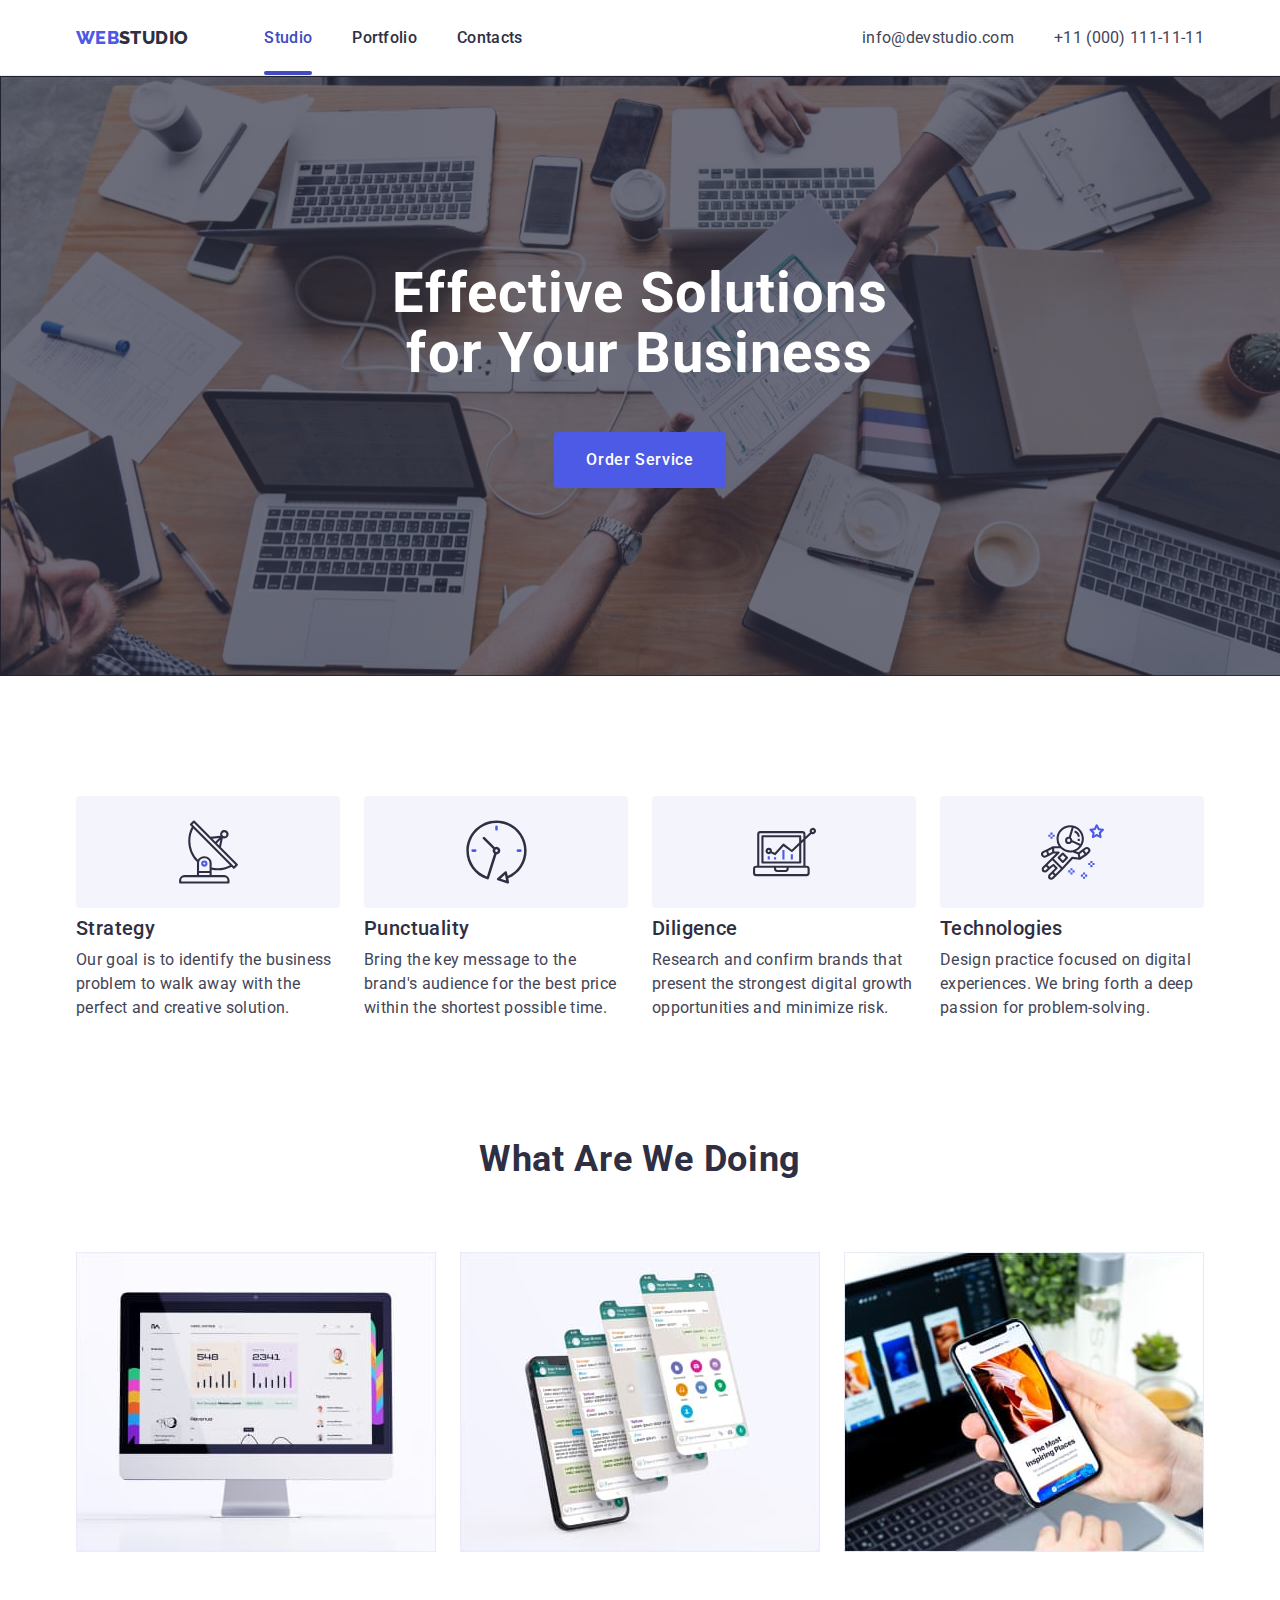
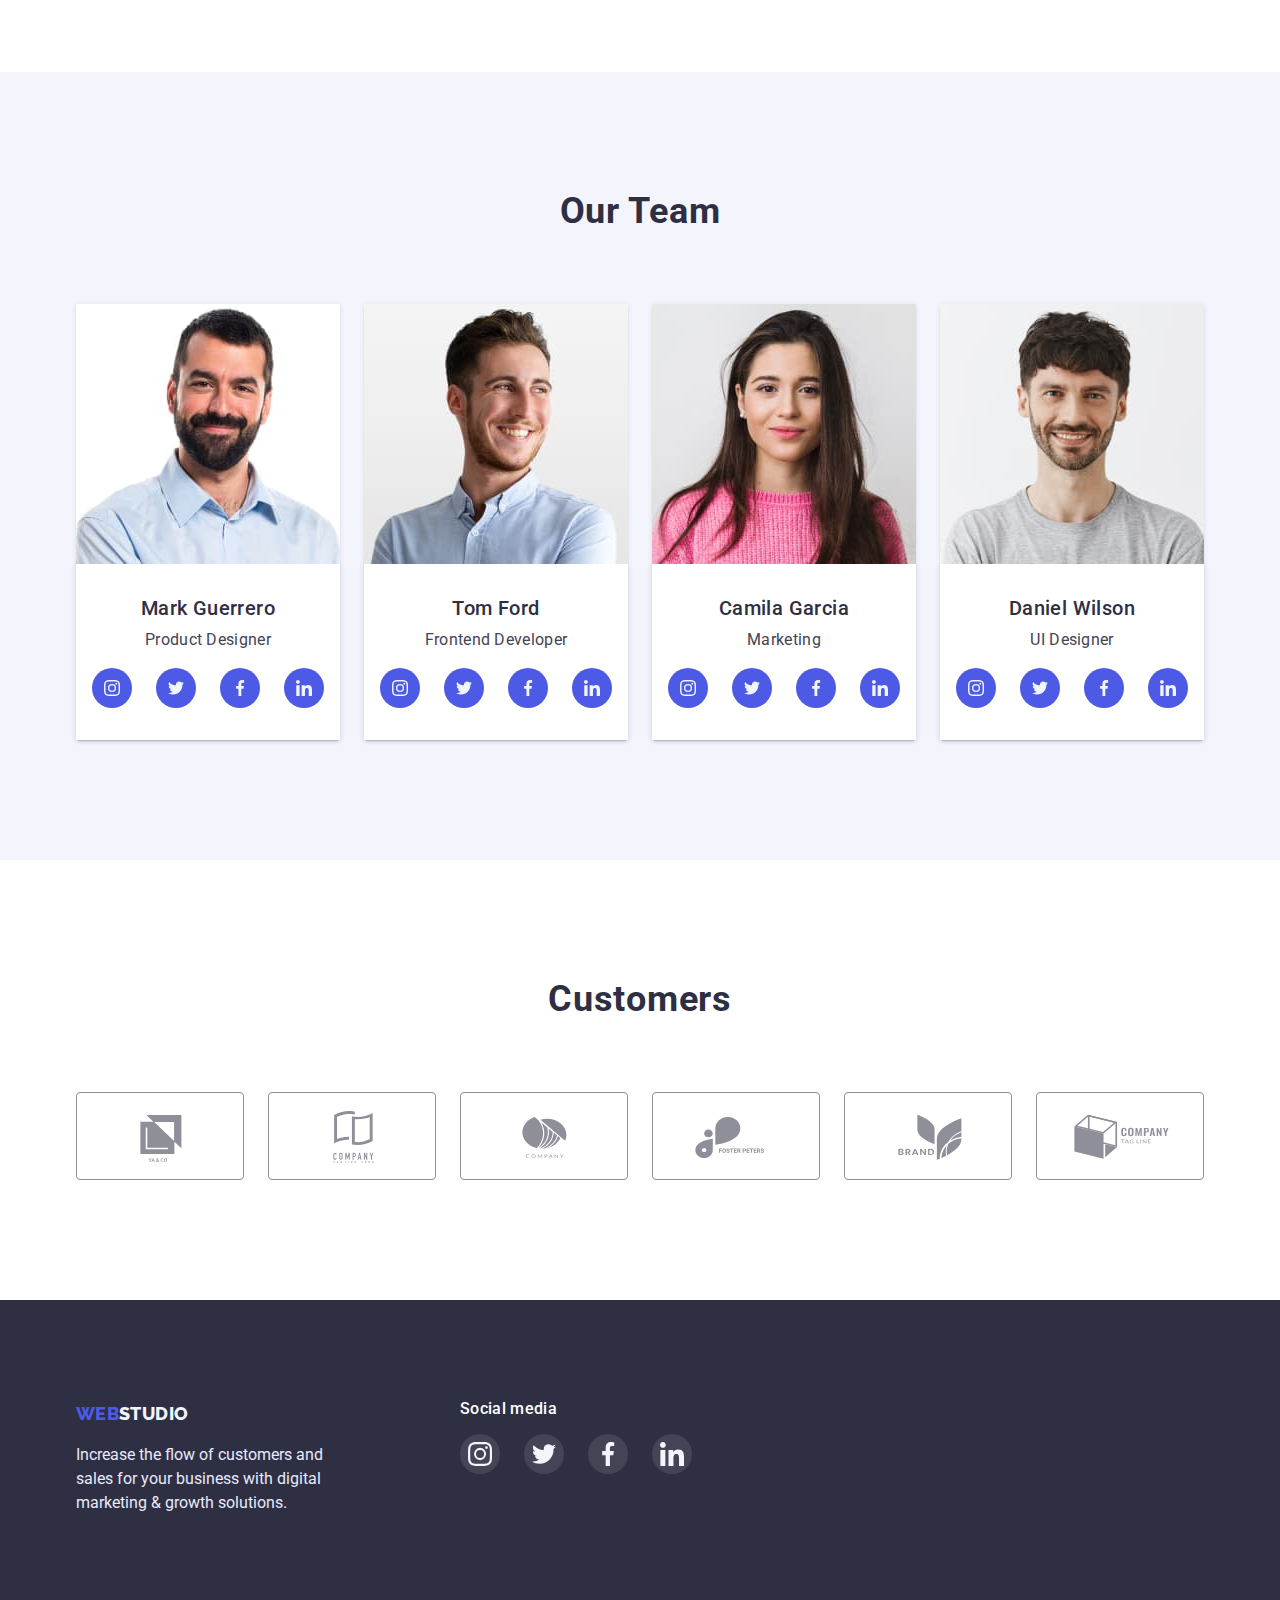
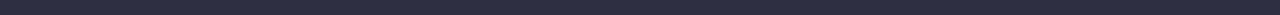
<file: index.html>
<!DOCTYPE html>

<html lang="en">
  <head>
    <meta charset="UTF-8" />
    <meta http-equiv="X-UA-Compatible" content="IE=edge" />
    <meta name="viewport" content="width=device-width, initial-scale=1.0" />
    <title>Studio</title>

    <link rel="preconnect" href="https://fonts.googleapis.com" />
    <link rel="preconnect" href="https://fonts.gstatic.com" crossorigin />
    <link
      href="https://fonts.googleapis.com/css2?family=Raleway:wght@800&family=Roboto:wght@400;500;700;900&display=swap"
      rel="stylesheet"
    />

    <link
      rel="stylesheet"
      href="https://cdn.jsdelivr.net/npm/modern-normalize@1.1.0/modern-normalize.min.css"
    />
    <link rel="stylesheet" href="./css/style.css" />
  </head>

  <body>
    <header class="page-header">
      <div class="container navigation">
        <!--Navigation-->
        <nav class="menu">
          <a href="./index.html" class="link logo-one"
            >Web<span class="logo-two">Studio</span></a
          >

          <ul class="nav-items">
            <li class="nav-item">
              <a href="./index.html" class="link nav-link current">Studio</a>
            </li>

            <li class="nav-item">
              <a href="./portfolio.html" class="link nav-link">Portfolio</a>
            </li>
            <li class="menu-item">
              <a href="" class="link nav-link">Contacts</a>
            </li>
          </ul>
        </nav>

        <!--Contacts-->
        <address class="auth-nav">
          <ul class="auth-items">
            <li class="auth-item">
              <a href="mailto:info@devstudio.com" class="link auth-link"
                >info@devstudio.com</a
              >
            </li>

            <li class="auth-item">
              <a href="tel:+110001111111" class="link auth-link"
                >+11 (000) 111-11-11</a
              >
            </li>
          </ul>
        </address>
      </div>
    </header>

    <main>
      <!-- Hero -->
      <section class="hero">
        <div class="container">
          <div class="hero-content">
            <h1 class="hero-title">Effective Solutions for Your Business</h1>
            <button type="button" class="btn primary-btn" data-modal-open>
              Order Service
            </button>
          </div>
        </div>
      </section>

      <!--Features-->
      <section class="section">
        <h2 class="visually-hidden">Features</h2>
        <div class="container">
          <ul class="features-list">
            <li class="features-item">
              <div class="thumb">
                <svg class="features-icon" width="63" height="64">
                  <use href="./images/icons.svg#icon-antenna"></use>
                </svg>
              </div>
              <h3 class="features-title">Strategy</h3>
              <p class="features-text">
                Our goal is to identify the business problem to walk away with
                the perfect and creative solution.
              </p>
            </li>

            <li class="features-item">
              <div class="thumb">
                <svg class="features-icon" width="63" height="64">
                  <use href="./images/icons.svg#icon-clock"></use>
                </svg>
              </div>
              <h3 class="features-title">Punctuality</h3>
              <p class="features-text">
                Bring the key message to the brand's audience for the best price
                within the shortest possible time.
              </p>
            </li>

            <li class="features-item">
              <div class="thumb">
                <svg class="features-icon" width="63" height="64">
                  <use href="./images/icons.svg#icon-diagram"></use>
                </svg>
              </div>
              <h3 class="features-title">Diligence</h3>
              <p class="features-text">
                Research and confirm brands that present the strongest digital
                growth opportunities and minimize risk.
              </p>
            </li>

            <li class="features-item">
              <div class="thumb">
                <svg class="features-icon" width="63" height="64">
                  <use href="./images/icons.svg#icon-astronaut"></use>
                </svg>
              </div>
              <h3 class="features-title">Technologies</h3>
              <p class="features-text">
                Design practice focused on digital experiences. We bring forth a
                deep passion for problem-solving.
              </p>
            </li>
          </ul>
        </div>
      </section>

      <!--What are we doing-->
      <section class="work-section">
        <div class="container">
          <h2 class="section-title">What are we doing</h2>

          <ul class="work-items">
            <li class="work-item">
              <img
                src="./images/img-1.jpg"
                alt="Desktop"
                width="360"
                height="300"
              />
            </li>

            <li class="work-item">
              <img
                src="./images/img-2.jpg"
                alt="Mobile"
                width="360"
                height="300"
              />
            </li>

            <li class="work-item">
              <img
                src="./images/img-3.jpg"
                alt="Design"
                width="360"
                height="300"
              />
            </li>
          </ul>
        </div>
      </section>

      <!--Our Team-->
      <section class="team section">
        <div class="container">
          <h2 class="section-title">Our Team</h2>
          <ul class="team-items">
            <li class="team-item">
              <img src="./images/mark.jpg" alt="man" width="264" height="260" />
              <div class="team-text">
                <h3 class="features-title text-center">Mark Guerrero</h3>
                <p class="features-text text-center">Product Designer</p>
                <ul class="social-items list">
                  <li class="social-item">
                    <a href="#" class="social-link team-social-link">
                      <svg class="social-icon" width="16" height="16">
                        <use href="./images/icons.svg#icon-instagram"></use>
                      </svg>
                    </a>
                  </li>
                  <li class="social-item">
                    <a href="#" class="social-link team-social-link">
                      <svg class="social-icon" width="16" height="16">
                        <use href="./images/icons.svg#icon-twitter"></use>
                      </svg>
                    </a>
                  </li>
                  <li class="social-item">
                    <a href="#" class="social-link team-social-link">
                      <svg class="social-icon" width="16" height="16">
                        <use href="./images/icons.svg#icon-facebook"></use>
                      </svg>
                    </a>
                  </li>
                  <li class="social-item">
                    <a href="#" class="social-link team-social-link">
                      <svg class="social-icon" width="16" height="16">
                        <use href="./images/icons.svg#icon-linkedin"></use>
                      </svg>
                    </a>
                  </li>
                </ul>
              </div>
            </li>

            <li class="team-item">
              <img src="./images/tom.jpg" alt="man" width="264" height="260" />
              <div class="team-text">
                <h3 class="features-title text-center">Tom Ford</h3>
                <p class="features-text text-center">Frontend Developer</p>
                <ul class="social-items list">
                  <li class="social-item">
                    <a href="#" class="social-link team-social-link">
                      <svg class="social-icon" width="16" height="16">
                        <use href="./images/icons.svg#icon-instagram"></use>
                      </svg>
                    </a>
                  </li>
                  <li class="social-item">
                    <a href="#" class="social-link team-social-link">
                      <svg class="social-icon" width="16" height="16">
                        <use href="./images/icons.svg#icon-twitter"></use>
                      </svg>
                    </a>
                  </li>
                  <li class="social-item">
                    <a href="#" class="social-link team-social-link">
                      <svg class="social-icon" width="16" height="16">
                        <use href="./images/icons.svg#icon-facebook"></use>
                      </svg>
                    </a>
                  </li>
                  <li class="social-item">
                    <a href="#" class="social-link team-social-link">
                      <svg class="social-icon" width="16" height="16">
                        <use href="./images/icons.svg#icon-linkedin"></use>
                      </svg>
                    </a>
                  </li>
                </ul>
              </div>
            </li>

            <li class="team-item">
              <img
                src="./images/camila.jpg"
                alt="woman"
                width="264"
                height="260"
              />
              <div class="team-text">
                <h3 class="features-title text-center">Camila Garcia</h3>
                <p class="features-text text-center">Marketing</p>
                <ul class="social-items list">
                  <li class="social-item">
                    <a href="#" class="social-link team-social-link">
                      <svg class="social-icon" width="16" height="16">
                        <use href="./images/icons.svg#icon-instagram"></use>
                      </svg>
                    </a>
                  </li>
                  <li class="social-item">
                    <a href="#" class="social-link team-social-link">
                      <svg class="social-icon" width="16" height="16">
                        <use href="./images/icons.svg#icon-twitter"></use>
                      </svg>
                    </a>
                  </li>
                  <li class="social-item">
                    <a href="#" class="social-link team-social-link">
                      <svg class="social-icon" width="16" height="16">
                        <use href="./images/icons.svg#icon-facebook"></use>
                      </svg>
                    </a>
                  </li>
                  <li class="social-item">
                    <a href="#" class="social-link team-social-link">
                      <svg class="social-icon" width="16" height="16">
                        <use href="./images/icons.svg#icon-linkedin"></use>
                      </svg>
                    </a>
                  </li>
                </ul>
              </div>
            </li>

            <li class="team-item">
              <img
                src="./images/daniel.jpg"
                alt="man"
                width="264"
                height="260"
              />
              <div class="team-text">
                <h3 class="features-title text-center">Daniel Wilson</h3>
                <p class="features-text text-center">UI Designer</p>
                <ul class="social-items list">
                  <li class="social-item">
                    <a href="#" class="social-link team-social-link">
                      <svg class="social-icon" width="16" height="16">
                        <use href="./images/icons.svg#icon-instagram"></use>
                      </svg>
                    </a>
                  </li>
                  <li class="social-item">
                    <a href="#" class="social-link team-social-link">
                      <svg class="social-icon" width="16" height="16">
                        <use href="./images/icons.svg#icon-twitter"></use>
                      </svg>
                    </a>
                  </li>
                  <li class="social-item">
                    <a href="#" class="social-link team-social-link">
                      <svg class="social-icon" width="16" height="16">
                        <use href="./images/icons.svg#icon-facebook"></use>
                      </svg>
                    </a>
                  </li>
                  <li class="social-item">
                    <a href="#" class="social-link team-social-link">
                      <svg class="social-icon" width="16" height="16">
                        <use href="./images/icons.svg#icon-linkedin"></use>
                      </svg>
                    </a>
                  </li>
                </ul>
              </div>
            </li>
          </ul>
        </div>
      </section>
      <section class="customer section">
        <div class="container">
          <h2 class="section-title">Customers</h2>
          <ul class="list customer-items">
            <li class="customer-item">
              <a href="#" class="customer-link">
                <svg class="customer-icon" width="104" height="56">
                  <use href="./images/icons.svg#icon-logo-0"></use>
                </svg>
              </a>
            </li>
            <li class="customer-item">
              <a href="#" class="customer-link">
                <svg class="customer-icon" width="104" height="56">
                  <use href="./images/icons.svg#icon-logo-1"></use>
                </svg>
              </a>
            </li>
            <li class="customer-item">
              <a href="#" class="customer-link">
                <svg class="customer-icon" width="104" height="56">
                  <use href="./images/icons.svg#icon-logo-2"></use>
                </svg>
              </a>
            </li>
            <li class="customer-item">
              <a href="#" class="customer-link">
                <svg class="customer-icon" width="104" height="56">
                  <use href="./images/icons.svg#icon-logo-3"></use>
                </svg>
              </a>
            </li>
            <li class="customer-item">
              <a href="#" class="customer-link">
                <svg class="customer-icon" width="104" height="56">
                  <use href="./images/icons.svg#icon-logo-4"></use>
                </svg>
              </a>
            </li>
            <li class="customer-item">
              <a href="#" class="customer-link">
                <svg class="customer-icon" width="104" height="56">
                  <use href="./images/icons.svg#icon-logo-5"></use>
                </svg>
              </a>
            </li>
          </ul>
        </div>
      </section>
    </main>
    <!-- footer -->
    <footer class="footer">
      <div class="container footer-container">
        <div class="footer-container-social">
          <!--Logo-->
          <a href="./index.html" class="link logo-one"
            >Web<span class="logo-footer">Studio</span></a
          >
          <p class="footer-text">
            Increase the flow of customers and sales for your business with
            digital marketing & growth solutions.
          </p>
        </div>
        <div class="footer-social">
          <h4 class="footer-social-title">Social media</h4>
          <ul class="social-items list">
            <li class="social-item">
              <a href="#" class="social-link footer-social-link">
                <svg class="social-icon" width="24" height="24">
                  <use href="./images/icons.svg#icon-instagram"></use>
                </svg>
              </a>
            </li>
            <li class="social-item">
              <a href="#" class="social-link footer-social-link">
                <svg class="social-icon" width="24" height="24">
                  <use href="./images/icons.svg#icon-twitter"></use>
                </svg>
              </a>
            </li>
            <li class="social-item">
              <a href="#" class="social-link footer-social-link">
                <svg class="social-icon" width="24" height="24">
                  <use href="./images/icons.svg#icon-facebook"></use>
                </svg>
              </a>
            </li>
            <li class="social-item">
              <a href="#" class="social-link footer-social-link">
                <svg class="social-icon" width="24" height="24">
                  <use href="./images/icons.svg#icon-linkedin"></use>
                </svg>
              </a>
            </li>
          </ul>
        </div>
      </div>
    </footer>
    <!-- modal -->
    <div class="backdrop is-hidden" data-modal>
      <div class="modal">
        <button class="close-modal-btn" data-modal-close>
          <svg class="close-modal-btn-icon" width="8" height="8">
            <use href="./images/icons.svg#icon-close"></use>
          </svg>
        </button>
      </div>
    </div>

    <script src="./js/modal.js"></script>
  </body>
</html>
</file>
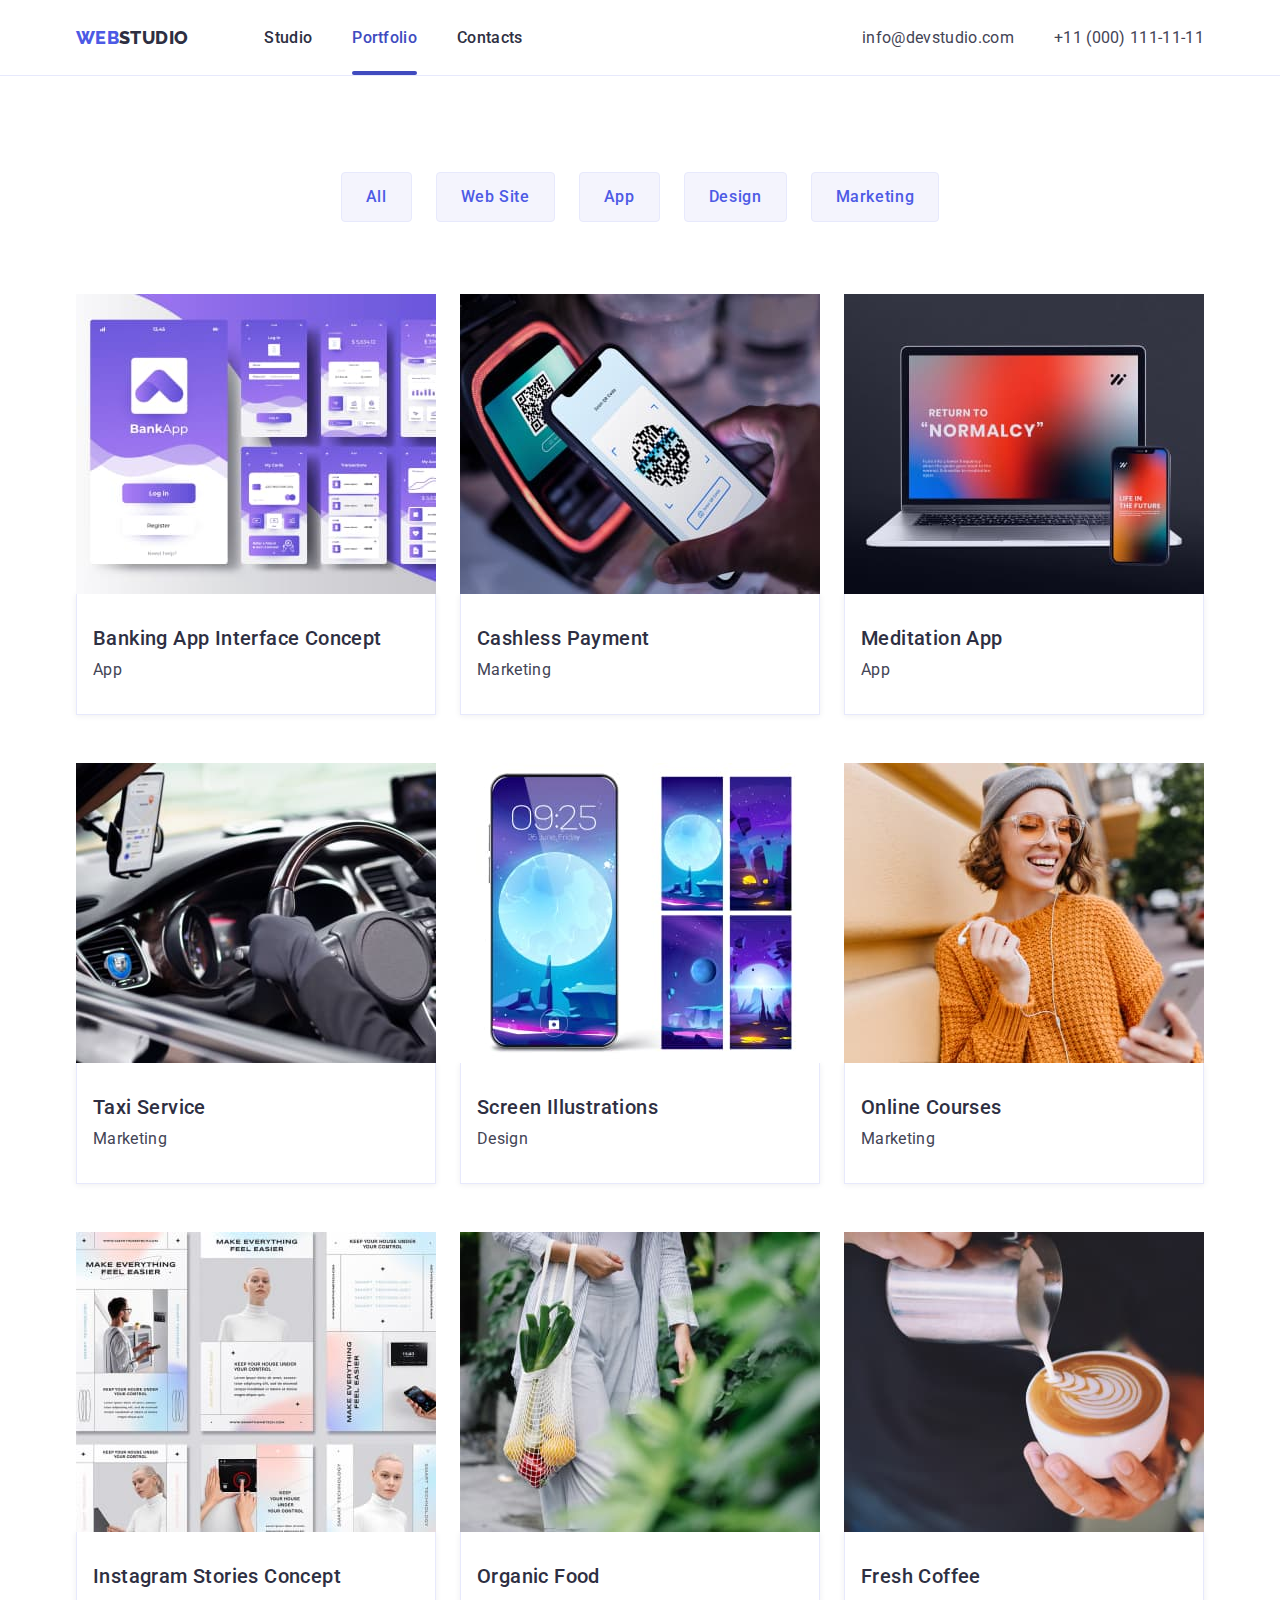
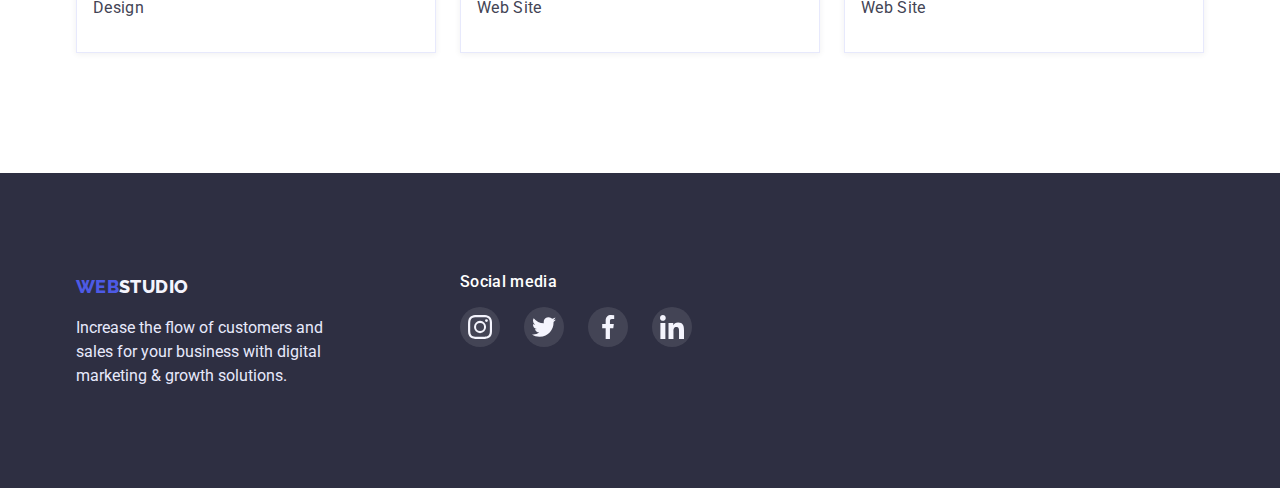
<file: portfolio.html>
<!DOCTYPE html>

<html lang="en">
  <head>
    <meta charset="UTF-8" />
    <meta http-equiv="X-UA-Compatible" content="IE=edge" />
    <meta name="viewport" content="width=device-width, initial-scale=1.0" />
    <title>Portfolio</title>

    <link rel="preconnect" href="https://fonts.googleapis.com" />
    <link rel="preconnect" href="https://fonts.gstatic.com" crossorigin />
    <link
      href="https://fonts.googleapis.com/css2?family=Raleway:wght@800&family=Roboto:wght@400;500;700;900&display=swap"
      rel="stylesheet"
    />

    <link
      rel="stylesheet"
      href="https://cdn.jsdelivr.net/npm/modern-normalize@1.1.0/modern-normalize.min.css"
    />
    <link rel="stylesheet" href="./css/style.css" />
  </head>

  <body>
    <header class="page-header">
      <div class="container navigation">
        <!--Navigation-->
        <nav class="menu">
          <a href="./index.html" class="link logo-one"
            >Web<span class="logo-two">Studio</span></a
          >

          <ul class="nav-items">
            <li class="nav-item">
              <a href="./index.html" class="link nav-link">Studio</a>
            </li>

            <li class="nav-item">
              <a href="./portfolio.html" class="link nav-link current"
                >Portfolio</a
              >
            </li>

            <li class="nav-item">
              <a href="" class="link nav-link">Contacts</a>
            </li>
          </ul>
        </nav>

        <!--Contacts-->
        <address class="auth-nav">
          <ul class="auth-items">
            <li class="auth-item">
              <a href="mailto:info@devstudio.com" class="link auth-link"
                >info@devstudio.com</a
              >
            </li>

            <li class="auth-item">
              <a href="tel:+110001111111" class="link auth-link"
                >+11 (000) 111-11-11</a
              >
            </li>
          </ul>
        </address>
      </div>
    </header>

    <main>
      <!--Portfolio-->
      <section class="portfolio">
        <div class="container">
          <h1 class="visually-hidden">Portfolio Card</h1>
          <!--Filters-->
          <ul class="filter-items">
            <li class="filter-item">
              <button type="button" class="btn secondary-btn">All</button>
            </li>
            <li class="filter-item">
              <button type="button" class="btn secondary-btn">Web Site</button>
            </li>
            <li class="filter-item">
              <button type="button" class="btn secondary-btn">App</button>
            </li>
            <li class="filter-item">
              <button type="button" class="btn secondary-btn">Design</button>
            </li>
            <li class="filter-item">
              <button type="button" class="btn secondary-btn">Marketing</button>
            </li>
          </ul>

          <!--App-->
          <ul class="portfolio-items">
            <li class="portfolio-item">
              <a href="#" class="link portfolio-card-link">
                <div class="card-set-thumb">
                  <img
                    src="./images/banking-app.jpg"
                    alt="banking app"
                    width="360"
                    height="300"
                  />
                  <p class="card-set-overlay card-overlay-text">
                    14 Stylish and User-Friendly App Design Concepts · Task
                    Manager App · Calorie Tracker App · Exotic Fruit Ecommerce
                    App · Cloud Storage App
                  </p>
                </div>
                <div class="team-text frame-card">
                  <h2 class="features-title portfolio-link">
                    Banking App Interface Concept
                  </h2>
                  <p class="features-text">App</p>
                </div>
              </a>
            </li>

            <li class="portfolio-item">
              <a href="#" class="link portfolio-card-link">
                <div class="card-set-thumb">
                  <img
                    src="./images/cashless-payment.jpg"
                    alt="cashless payment"
                    width="360"
                    height="300"
                  />
                  <p class="card-set-overlay card-overlay-text">
                    14 Stylish and User-Friendly App Design Concepts · Task
                    Manager App · Calorie Tracker App · Exotic Fruit Ecommerce
                    App · Cloud Storage App
                  </p>
                </div>
                <div class="team-text frame-card">
                  <h2 class="features-title portfolio-link">
                    Cashless Payment
                  </h2>
                  <p class="features-text">Marketing</p>
                </div>
              </a>
            </li>

            <li class="link portfolio-item">
              <a href="#" class="link portfolio-card-link">
                <div class="card-set-thumb">
                  <img
                    src="./images/meditaion-app.jpg"
                    alt="meditation app"
                    width="360"
                    height="300"
                  />
                  <p class="card-set-overlay card-overlay-text">
                    14 Stylish and User-Friendly App Design Concepts · Task
                    Manager App · Calorie Tracker App · Exotic Fruit Ecommerce
                    App · Cloud Storage App
                  </p>
                </div>
                <div class="team-text frame-card">
                  <h2 class="features-title portfolio-link">Meditation App</h2>
                  <p class="features-text">App</p>
                </div>
              </a>
            </li>

            <li class="portfolio-item">
              <a href="#" class="link portfolio-card-link">
                <div class="card-set-thumb">
                  <img
                    src="./images/taxi-service.jpg"
                    alt="taxi service"
                    width="360"
                    height="300"
                  />
                  <p class="card-set-overlay card-overlay-text">
                    14 Stylish and User-Friendly App Design Concepts · Task
                    Manager App · Calorie Tracker App · Exotic Fruit Ecommerce
                    App · Cloud Storage App
                  </p>
                </div>
                <div class="team-text frame-card">
                  <h2 class="features-title portfolio-link">Taxi Service</h2>
                  <p class="features-text">Marketing</p>
                </div>
              </a>
            </li>

            <li class="portfolio-item">
              <a href="#" class="link portfolio-card-link">
                <div class="card-set-thumb">
                  <img
                    src="./images/screen-illustrations.jpg"
                    alt="screen illustrations"
                    width="360"
                    height="300"
                  />
                  <p class="card-set-overlay card-overlay-text">
                    14 Stylish and User-Friendly App Design Concepts · Task
                    Manager App · Calorie Tracker App · Exotic Fruit Ecommerce
                    App · Cloud Storage App
                  </p>
                </div>
                <div class="team-text frame-card">
                  <h2 class="features-title portfolio-link">
                    Screen Illustrations
                  </h2>
                  <p class="features-text">Design</p>
                </div>
              </a>
            </li>

            <li class="portfolio-item">
              <a href="#" class="link portfolio-card-link">
                <div class="card-set-thumb">
                  <img
                    src="./images/online-courses.jpg"
                    alt="online courses"
                    width="360"
                    height="300"
                  />
                  <p class="card-set-overlay card-overlay-text">
                    14 Stylish and User-Friendly App Design Concepts · Task
                    Manager App · Calorie Tracker App · Exotic Fruit Ecommerce
                    App · Cloud Storage App
                  </p>
                </div>
                <div class="team-text frame-card">
                  <h2 class="features-title portfolio-link">Online Courses</h2>
                  <p class="features-text">Marketing</p>
                </div>
              </a>
            </li>

            <li class="portfolio-item">
              <a href="#" class="link portfolio-card-link">
                <div class="card-set-thumb">
                  <img
                    src="./images/instagram-stories-concept.jpg"
                    alt="instagram stories concept"
                    width="360"
                    height="300"
                  />
                  <p class="card-set-overlay card-overlay-text">
                    14 Stylish and User-Friendly App Design Concepts · Task
                    Manager App · Calorie Tracker App · Exotic Fruit Ecommerce
                    App · Cloud Storage App
                  </p>
                </div>
                <div class="team-text frame-card">
                  <h2 class="features-title portfolio-link">
                    Instagram Stories Concept
                  </h2>
                  <p class="features-text">Design</p>
                </div>
              </a>
            </li>

            <li class="portfolio-item">
              <a href="#" class="link portfolio-card-link">
                <div class="card-set-thumb">
                  <img
                    src="./images/organic-food.jpg"
                    alt="organic food"
                    width="360"
                    height="300"
                  />
                  <p class="card-set-overlay card-overlay-text">
                    14 Stylish and User-Friendly App Design Concepts · Task
                    Manager App · Calorie Tracker App · Exotic Fruit Ecommerce
                    App · Cloud Storage App
                  </p>
                </div>
                <div class="team-text frame-card">
                  <h2 class="features-title portfolio-link">Organic Food</h2>
                  <p class="features-text">Web Site</p>
                </div>
              </a>
            </li>

            <li class="portfolio-item">
              <a href="#" class="link portfolio-card-link">
                <div class="card-set-thumb">
                  <img
                    src="./images/fresh-coffee.jpg"
                    alt="fresh coffee"
                    width="360"
                    height="300"
                  />
                  <p class="card-set-overlay card-overlay-text">
                    14 Stylish and User-Friendly App Design Concepts · Task
                    Manager App · Calorie Tracker App · Exotic Fruit Ecommerce
                    App · Cloud Storage App
                  </p>
                </div>
                <div class="team-text frame-card">
                  <h2 class="features-title portfolio-link">Fresh Coffee</h2>
                  <p class="features-text">Web Site</p>
                </div>
              </a>
            </li>
          </ul>
        </div>
      </section>
    </main>
    <!-- footer -->
    <footer class="footer">
      <div class="container footer-container">
        <div class="footer-container-social">
          <!--Logo-->
          <a href="./index.html" class="link logo-one"
            >Web<span class="logo-footer">Studio</span></a
          >
          <p class="footer-text">
            Increase the flow of customers and sales for your business with
            digital marketing & growth solutions.
          </p>
        </div>
        <div class="footer-social">
          <h4 class="footer-social-title">Social media</h4>
          <ul class="social-items list">
            <li class="social-item">
              <a href="#" class="social-link footer-social-link">
                <svg class="social-icon" width="24" height="24">
                  <use href="./images/icons.svg#icon-instagram"></use>
                </svg>
              </a>
            </li>
            <li class="social-item">
              <a href="#" class="social-link footer-social-link">
                <svg class="social-icon" width="24" height="24">
                  <use href="./images/icons.svg#icon-twitter"></use>
                </svg>
              </a>
            </li>
            <li class="social-item">
              <a href="#" class="social-link footer-social-link">
                <svg class="social-icon" width="24" height="24">
                  <use href="./images/icons.svg#icon-facebook"></use>
                </svg>
              </a>
            </li>
            <li class="social-item">
              <a href="#" class="social-link footer-social-link">
                <svg class="social-icon" width="24" height="24">
                  <use href="./images/icons.svg#icon-linkedin"></use>
                </svg>
              </a>
            </li>
          </ul>
        </div>
      </div>
    </footer>
  </body>
</html>
</file>
<file: css/style.css>
:root {
    --primary-white-color: #ffffff;
    --primary-text-color: #434455;
    --title-text-color: #2E2F42;
    --accent-color: #404bbf;
    --active-color: #4d5ae5;
    --cloud-color: #F4F4FD;
    --cornflower-color: #E7E9FC;
    --green-color: #31D0AA;
    --light-slate-color: #8E8F99;
    --hover-transition: 250ms cubic-bezier(0.4, 0, 0.2, 1);
    --modal-background: #fcfcfc;
}

body {
    font-family: Roboto, sans-serif;
    color: var(--title-text-color);
    background-color: var(--primary-white-color);

}
/* utilities */
h1,
h2,
h3,
h4,
p {
    margin-top: 0;
    margin-bottom: 0;
}

ul {
    margin-top: 0;
    margin-bottom: 0;
    padding-left: 0;

    list-style: none;
}

img {
    display: block;
}
/* container */
.container {
    width: 1158px;
    padding-left: 15px;
    padding-right: 15px;
    margin-left: auto;
    margin-right: auto;
}

/* logo */
.logo-one {
    color: var(--active-color);
    font-family: Raleway;
    font-weight: 800;
    font-size: 18px;
    line-height: 1.17;
    text-transform: uppercase;
    letter-spacing: 0.03em;
    margin-right: 76px;
}

.logo-two {
    color: var(--title-text-color);
}

.logo-footer {
    color: var(--cloud-color);
}

.page-header {
    padding-top: 24px;
    padding-bottom: 24px;
    border-bottom: 1px solid var(--cornflower-color);
}

/* navigation */
.navigation {
    display: flex;
    align-items: center;
}

.nav-link {
    font-weight: 500;
    color: var(--title-text-color);
    position: relative;
    transition: color var(--hover-transition); 
}

.current {
    color: var(--accent-color);
}

.nav-link::after {
    display: block;
    content: '';
    position: absolute;
    left: 0;
    bottom: -28px;
    width: 100%;
    height: 4px;
    border-radius: 2px;
    background-color: var(--accent-color);
    pointer-events: none;
    transition: background-color var(--hover-transition);
}
.nav-link:not(.current)::after {
    background-color: transparent;
}
.nav-link:not(.current):hover::after,
.nav-link:not(.current):focus::after {
    background-color: var(--accent-color);
    transition: background-color var(--hover-transition);
}
/* menu */
.menu {
    display: flex;
    align-items: center;
}

.nav-items {
    display: flex;
}

.auth-link {
    color: var(--primary-text-color);
    transition: color var(--hover-transition);
}

.auth-items {
    display: flex;
    align-items: center;
}

.auth-items,
.nav-items  {
    gap: 40px;
}

/* hero */
.hero {
    background-color: var(--title-text-color);
    padding-top: 188px;
    padding-bottom: 188px;
    max-width: 1440px;
    margin-left: auto;
    margin-right: auto;
    background-image: linear-gradient(rgba(46, 47, 66, 0.7), rgba(46, 47, 66, 0.7)), url(../images/people-office.jpg);
    
    

}

.hero-content {
    width: 496px;
    justify-content: center;
    margin-left: auto;
    margin-right: auto;
   
}

.hero-title {
    font-weight: 700;
    font-size: 56px;
    line-height: 1.07;
    letter-spacing: 0.02em;
    color: var(--primary-white-color);
    text-align: center;
    
}

/* footer */
.footer {
    background-color: var(--title-text-color);
    padding: 100px 0;
}

.footer-text {
    color: var(--cornflower-color);
    margin-top: 16px;
    line-height: 1.5;
}

.footer-container-social {
    
    width: 264px;
}
.footer-container {
    display: flex;
}
/* footer social */
.footer-social {
    margin-left: 120px;

}
.footer-social-title {
    font-weight: 500;
    letter-spacing: 0.02em;
    color: var(--primary-white-color)
}
.footer-social-link {
    background-color: rgba(255, 255, 255, 0.1);
    transition: background-color var(--hover-transition);

}
.footer-social-link:hover,
.footer-social-link:focus {
    background-color: var(--green-color);
}
/* links */
.link {
    text-decoration: none;
    line-height: 1.5;
    letter-spacing: 0.02em;
    transition: color var(--hover-transition)
    
}

.link:hover,
.link:focus {
    color: var(--accent-color);
}

.auth-nav {
    font-style: normal;
    margin-left: auto;
}

/* buttons */
.btn {
    cursor: pointer;
    font-weight: 500;
    line-height: 1.5;
    letter-spacing: 0.04em;
    border-radius: 4px;
    
}

.primary-btn:hover,
.primary-btn:focus {
    background-color: var(--accent-color);
   
    box-shadow: 0px 4px 4px rgba(0, 0, 0, 0.15);
    transition: background-color var(--hover-transition),
    box-shadow var(--hover-transition);
}


.primary-btn{
    font-size: 16px;
    color: var(--primary-white-color);
    background-color: var(--active-color);
    
    padding: 16px 32px;
    margin-top: 48px;
    margin-left: auto;
    margin-right: auto;
    display: block;
    border: none;
    
    transition: background-color var(--hover-transition),
    box-shadow var(--hover-transition);
}

/* features section */
.thumb {
    width: 264px;
    height: 112px;
    display: flex;
    align-items: center;
    justify-content: center;
    background: var(--cloud-color);
    border-radius: 4px;
    margin-bottom: 8px;
}

.features-list {
    display: flex;
    flex-wrap: wrap;
    justify-content: center;
}

.features-item {
    width: 264px;
}

.features-list,
.work-items,
.team-items,
.filter-items {
    gap: 24px;
}

/* What Are We Doing */
.work-section {
    padding-bottom: 120px;
}
.work-items {
    display: flex;
    flex-wrap: wrap;
    justify-content: center;
    margin: 72px auto 0px;
}

.work-item {
    flex-basis: calc((100% - 2 * 24px) / 3);
}

/* Our Teams Section */
.team {
    background-color: var(--cloud-color);
}

.team-items {
    display: flex;
    flex-wrap: wrap;
    margin-top: 72px;
}

.team-item {
    box-shadow: 0px 1px 6px rgba(46, 47, 66, 0.08), 0px 1px 1px rgba(46, 47, 66, 0.16), 0px 2px 1px rgba(46, 47, 66, 0.08);
    border-radius: 0px 0px 4px 4px;
    flex-basis: calc((100% - 3 * 24px) / 4);
}


/*---Team---*/
.team-text {
    padding: 32px 16px;
    background-color: var(--primary-white-color);
    box-shadow: 0px 1px 6px rgb(46 47 66 / 8%);
}
.text-center {
    text-align: center;
}

.features-title {
    font-weight: 500;
    font-size: 20px;
    line-height: 1.2;
    letter-spacing: 0.02em;
}

.features-text {
    line-height: 1.5;
    letter-spacing: 0.02em;
    color: var(--primary-text-color);
    margin-top: 8px;
}
/* social */
.social-items {
    display: flex;
    margin-top: 16px;
    gap: 24px
}
.social-link {
    display: flex;
    justify-content: center;
    align-items: center;
    border-radius: 50%;
    width: 40px;
    height: 40px;
}
.team-social-link {
    background-color: var(--active-color);
    transition: background-color var(--hover-transition);
}
.team-social-link:hover,
.team-social-link:focus {
    background-color: var(--accent-color);
}

/* customer */
.customer-items {
    display: flex;
    margin-top: 72px;
    gap: 24px;
}
.customer-link {
    display: flex;
    justify-content: center;
    align-items: center;
    width: 168px;
    height: 88px;
    fill: var(--light-slate-color);
    border: 1px solid var(--light-slate-color);
    border-radius: 4px;
    transition: border-color var(--hover-transition)
}
.customer-link:hover,
.customer-link:focus {
    fill: var(--accent-color);
    border: 1px solid var(--accent-color);
}
.customer-icon {
    transition: fill var(--hover-transition);
}

/*---section---*/
.section {
    padding-top: 120px;
    padding-bottom: 120px;
}

.section-title {
    font-weight: 700;
    font-size: 36px;
    line-height: 1.11;
    letter-spacing: 0.02em;
    text-transform: capitalize;
    text-align: center;
}

/*-- hidden--*/
.visually-hidden {
    position: absolute;
    white-space: nowrap;
    width: 1px;
    height: 1px;
    overflow: hidden;
    border: 0;
    padding: 0;
    clip: rect(0 0 0 0);
    clip-path: inset(50%);
    margin: -1px;
}

/* portfolio section */

.secondary-btn {
    font-size: 16px;
    color: var(--active-color);
    background-color: var(--cloud-color);
    border: 1px solid var(--cornflower-color);
    padding: 12px 24px;
    transition: color var(--hover-transition),
            background-color var(--hover-transition), box-shadow var(--hover-transition),
            border-color var(--hover-transition);
}

.secondary-btn:hover,
.secondary-btn:focus {
    color: var(--primary-white-color);
    background-color: var(--active-color);
    box-shadow: 0px 3px 1px rgba(0, 0, 0, 0.1), 0px 2px 1px rgba(0, 0, 0, 0.08), 0px 2px 2px rgba(0, 0, 0, 0.12);
    border: 1px solid var(--accent-color);
}

.filter-items {
    display: flex;
    flex-wrap: wrap;
    justify-content: center;
}
/* portfolio */

.portfolio {
    padding-top: 96px;
    padding-bottom: 120px;
}

.portfolio-items {
    display: flex;
    flex-wrap: wrap;
    justify-content: center;
    margin-top: 72px;
    gap: 48px 24px;
}

.portfolio-item {
    background-color: var(--primary-white-color);
    flex-basis: calc((100% - 2 * 24px) / 3);

}

.portfolio-card-link {
    display: block;
    width: 100%;
    height: 100%;
    transition: box-shadow var(--hover-transition);
}

.portfolio-card-link:hover,
.portfolio-card-link:focus {
    box-shadow: 0px 1px 6px rgba(46, 47, 66, 0.08), 0px 1px 1px rgba(46, 47, 66, 0.16), 0px 2px 1px rgba(46, 47, 66, 0.08);
}
.portfolio-link {
    color: var(--title-text-color)
}

.frame-card {
    border-left: 1px solid var(--cornflower-color);
    border-right: 1px solid var(--cornflower-color);
    border-bottom: 1px solid var(--cornflower-color);
    }

    .card-set-thumb {
        position: relative;
        overflow: hidden;
    }
    .card-set-overlay {
        position: absolute;
        top: 0;
        left: 0;
        background-color: var(--active-color);
        width: 100%;
        height: 100%;
        padding: 40px 32px;
        overflow-y: auto;
        transform: translate(0, 100%);
        transition: transform var(--hover-transition) ;
    }
    .portfolio-card-link:hover .card-set-overlay,
    .portfolio-card-link:focus .card-set-overlay {
        transform: translate(0, 0);
    }
    .card-overlay-text {
        color: var(--cloud-color)
    }

/* modal */
.backdrop {
    position: fixed;
    z-index: 100;
    top: 0;
    left: 0;
    width: 100%;
    height: 100%;
    background-color: rgba(46, 47, 66, 0.4);
    transition: opacity var(--hover-transition),
    visibility var(--hover-transition);
}


.backdrop.is-hidden {
    opacity: 0;
    visibility: hidden;
    pointer-events: none;
}

.modal {
    position: absolute;
    top: 50%;
    left: 50%;
    transform: translate(-50%, -50%);
    width: 408px;
    height: 576px;
    background-color: var(--modal-background);
    border-radius: 4px;
    box-shadow: 0px 1px 1px rgba(0, 0, 0, 0.14), 0px 1px 3px rgba(0, 0, 0, 0.12),
        0px 2px 1px rgba(0, 0, 0, 0.2);
    transition: box-shadow var(--hover-transition);
}
.close-modal-btn {
    width: 24px;
    height: 24px;
    border-radius: 50%;
    padding: 0;
    display: flex;
    justify-content: center;
    align-items: center;
    cursor: pointer;
    position: absolute;
    top: 24px;
    right: 24px;
    background-color: var(--cornflower-color);
    border: 1px solid rgba(0, 0, 0, 0.1);
    transition: background-color var(--hover-transition);
}
.close-modal-btn:hover,
.close-modal-btn:focus {
    background-color: var(--accent-color);
    border: var(--accent-color);
}
.close-modal-btn-icon:hover,
.close-modal-btn-icon:focus {
    transition: fill var(--hover-transition);
}
.close-modal-btn:hover .close-modal-btn-icon,
.close-modal-btn:focus .close-modal-btn-icon {
    fill: var(--primary-white-color);
}
</file>
